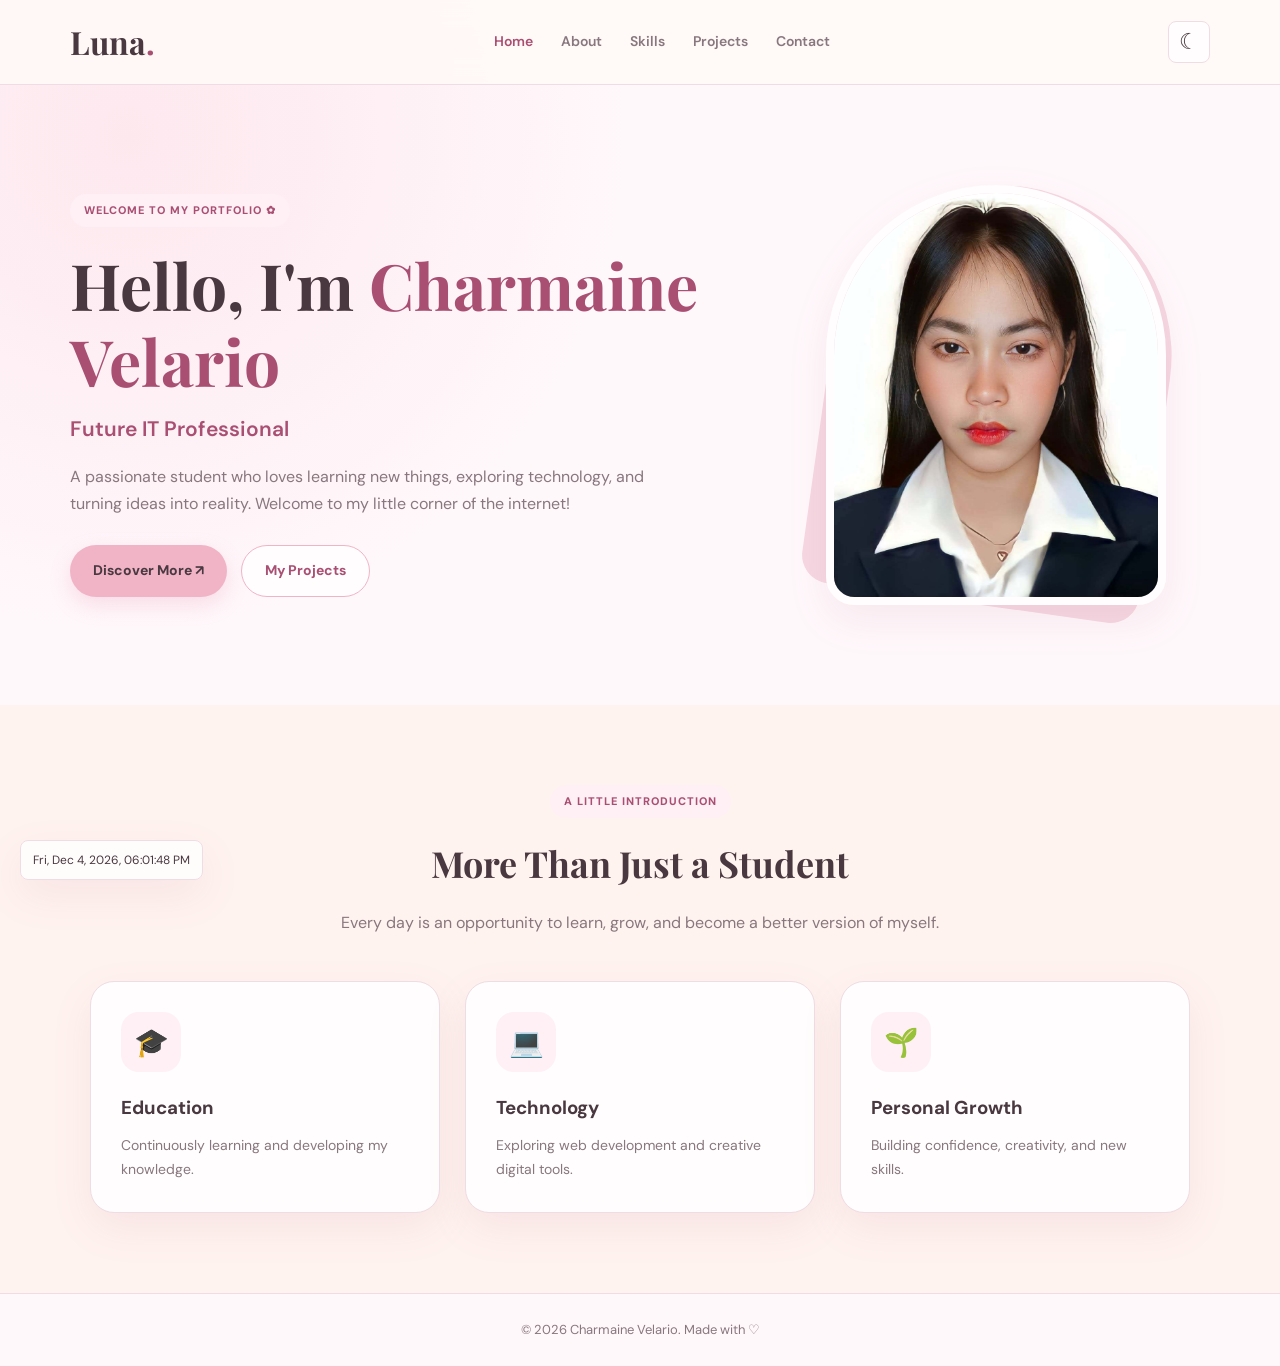
<file: index.html>
<!DOCTYPE html>
<html lang="en">
<head>
    <meta charset="UTF-8">
    <meta name="viewport" content="width=device-width, initial-scale=1.0">

    <title>My Portfolio | Home</title>

    <link rel="stylesheet" href="style.css">
</head>

<body>

<header>
    <nav class="navbar">
        <a href="index.html" class="logo">Luna<span>.</span></a>

        <button class="menu-toggle" id="menuToggle" aria-label="Open menu">
            ☰
        </button>

        <div class="nav-links" id="navLinks">
            <a href="index.html" class="active">Home</a>
            <a href="about.html">About</a>
            <a href="skills.html">Skills</a>
            <a href="projects.html">Projects</a>
            <a href="contact.html">Contact</a>
        </div>
    </nav>
</header>

<main>

    <section class="hero">
        <div class="hero-content">

            <span class="tag">WELCOME TO MY PORTFOLIO ✿</span>

            <h1>Hello, I'm <span>Charmaine Velario</span></h1>

            <h2>Future IT Professional</h2>

            <p>
                A passionate student who loves learning new things,
                exploring technology, and turning ideas into reality.
                Welcome to my little corner of the internet!
            </p>

            <div class="hero-buttons">
                <a href="about.html" class="btn primary">Discover More ↗</a>
                <a href="projects.html" class="btn secondary">My Projects</a>
            </div>

        </div>

        <div class="hero-image">
            <div class="image-decoration"></div>

            <img
                src="efc340d7-7536-41b8-a434-88b79a1b7348.jpg"
                alt="My profile picture"
                onerror="this.style.display='none'; document.getElementById('placeholder').style.display='grid';"
            >

            <div id="placeholder" class="placeholder">YOUR<br>PHOTO</div>

        </div>
    </section>

    <section class="welcome-section">
        <div class="section-heading">
            <span class="tag">A LITTLE INTRODUCTION</span>
            <h2>More Than Just a Student</h2>
            <p>
                Every day is an opportunity to learn, grow,
                and become a better version of myself.
            </p>
        </div>

        <div class="feature-grid">

            <article class="feature-card">
                <div class="feature-icon">🎓</div>
                <h3>Education</h3>
                <p>Continuously learning and developing my knowledge.</p>
            </article>

            <article class="feature-card">
                <div class="feature-icon">💻</div>
                <h3>Technology</h3>
                <p>Exploring web development and creative digital tools.</p>
            </article>

            <article class="feature-card">
                <div class="feature-icon">🌱</div>
                <h3>Personal Growth</h3>
                <p>Building confidence, creativity, and new skills.</p>
            </article>

        </div>
    </section>

</main>

<footer>
    <p>© <span id="year"></span> Charmaine Velario. Made with ♡</p>
</footer>

<script src="script.js"></script>

</body>
</html>
</file>
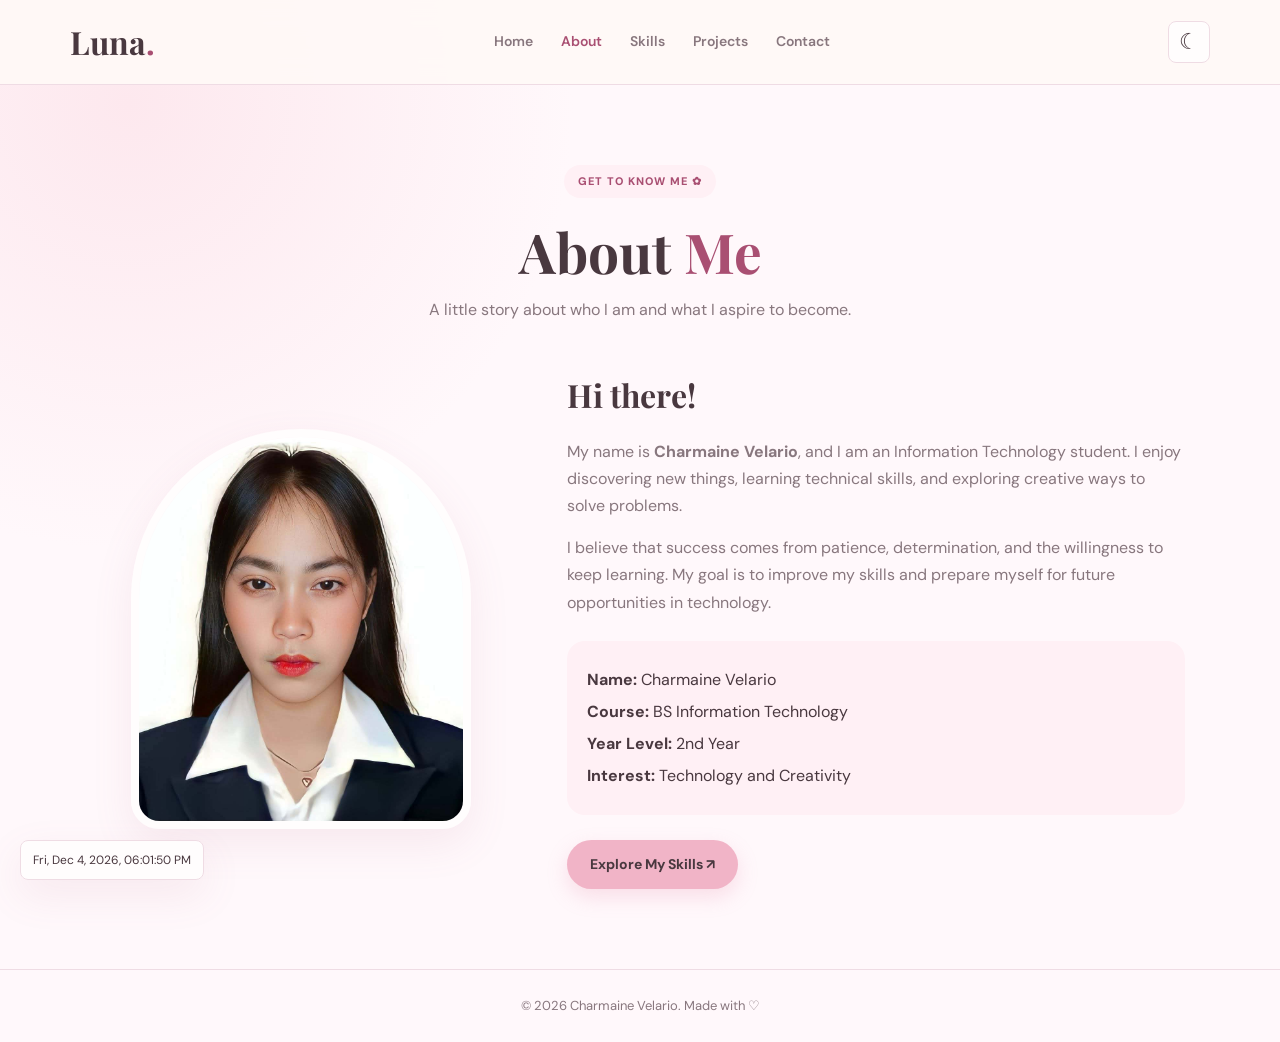
<file: about.html>
<!DOCTYPE html>
<html lang="en">
<head>
    <meta charset="UTF-8">
    <meta name="viewport" content="width=device-width, initial-scale=1.0">
    <title>About Me | My Portfolio</title>
    <link rel="stylesheet" href="style.css">
</head>

<body>

<header>
    <nav class="navbar">
        <a href="index.html" class="logo">Luna<span>.</span></a>

        <button class="menu-toggle" id="menuToggle" aria-label="Open menu">
            ☰
        </button>

        <div class="nav-links" id="navLinks">
            <a href="index.html">Home</a>
            <a href="about.html" class="active">About</a>
            <a href="skills.html">Skills</a>
            <a href="projects.html">Projects</a>
            <a href="contact.html">Contact</a>
        </div>
    </nav>
</header>

<main class="page-container">

    <section class="page-heading">
        <span class="tag">GET TO KNOW ME ✿</span>
        <h1>About <span>Me</span></h1>
        <p>A little story about who I am and what I aspire to become.</p>
    </section>

    <section class="about-layout">

        <div class="about-image">
            <img src="efc340d7-7536-41b8-a434-88b79a1b7348.jpg" alt="My profile picture">
        </div>

        <div class="about-content">
            <h2>Hi there!</h2>

            <p>
                My name is <strong>Charmaine Velario</strong>, and I am an
                Information Technology student. I enjoy discovering
                new things, learning technical skills, and exploring
                creative ways to solve problems.
            </p>

            <p>
                I believe that success comes from patience,
                determination, and the willingness to keep learning.
                My goal is to improve my skills and prepare myself
                for future opportunities in technology.
            </p>

            <div class="personal-details">
                <p><strong>Name:</strong> Charmaine Velario</p>
                <p><strong>Course:</strong> BS Information Technology</p>
                <p><strong>Year Level:</strong> 2nd Year</p>
                <p><strong>Interest:</strong> Technology and Creativity</p>
            </div>

            <a href="skills.html" class="btn primary">Explore My Skills ↗</a>
        </div>

    </section>

</main>

<footer>
    <p>© <span id="year"></span> Charmaine Velario. Made with ♡</p>
</footer>

<script src="script.js"></script>

</body>
</html>
</file>
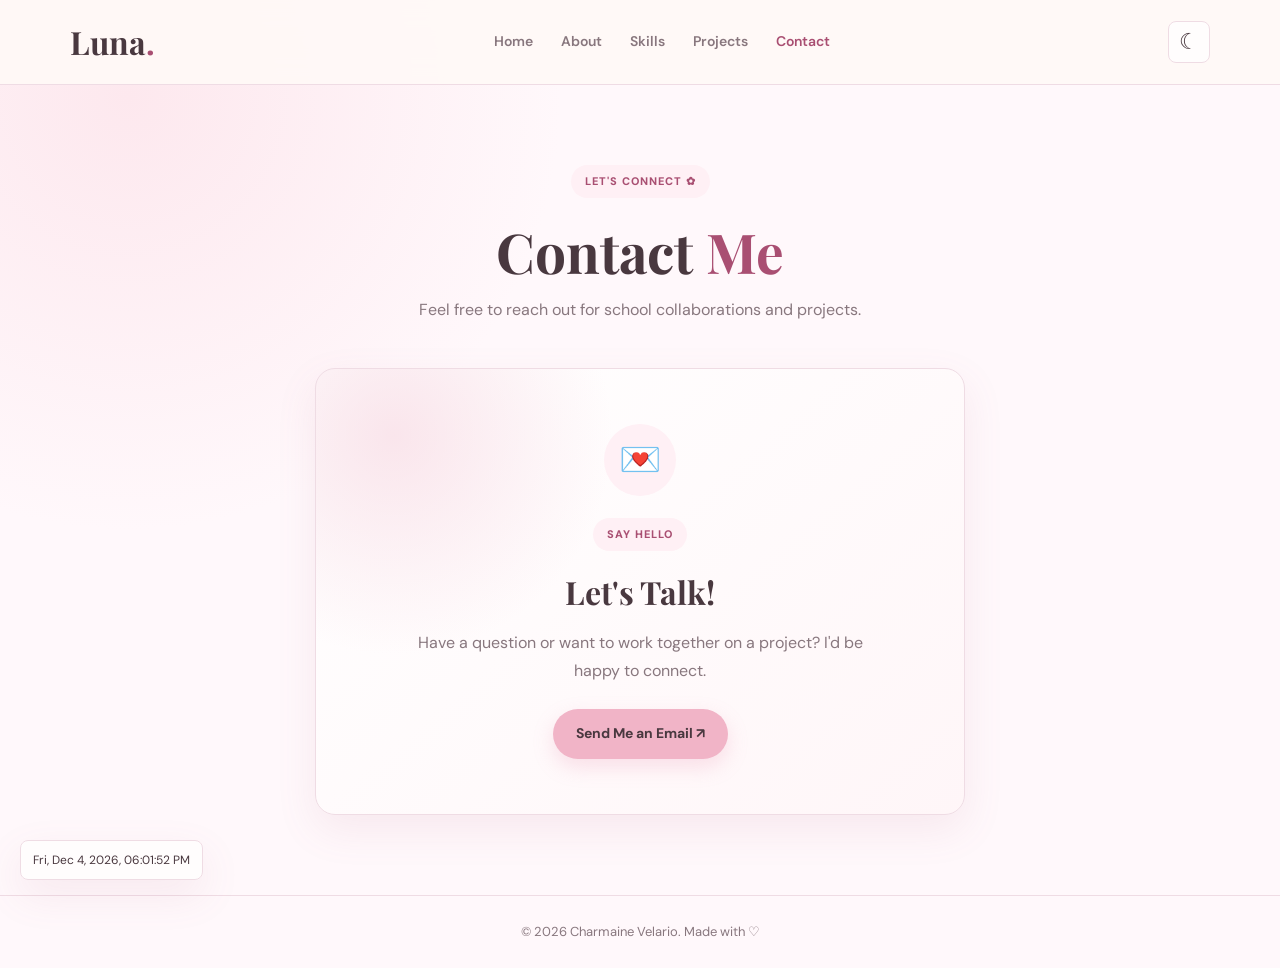
<file: contact.html>
<!DOCTYPE html>
<html lang="en">
<head>
    <meta charset="UTF-8">
    <meta name="viewport" content="width=device-width, initial-scale=1.0">
    <title>Contact Me | Portfolio</title>
    <link rel="stylesheet" href="style.css">
</head>

<body>

<header>
    <nav class="navbar">
        <a href="index.html" class="logo">Luna<span>.</span></a>

        <button class="menu-toggle" id="menuToggle" aria-label="Open menu">
            ☰
        </button>

        <div class="nav-links" id="navLinks">
            <a href="index.html">Home</a>
            <a href="about.html">About</a>
            <a href="skills.html">Skills</a>
            <a href="projects.html">Projects</a>
            <a href="contact.html" class="active">Contact</a>
        </div>
    </nav>
</header>

<main class="page-container">

    <section class="page-heading">
        <span class="tag">LET'S CONNECT ✿</span>
        <h1>Contact <span>Me</span></h1>
        <p>Feel free to reach out for school collaborations and projects.</p>
    </section>

    <section class="contact-card">

        <div class="contact-icon" aria-hidden="true">💌</div>

        <span class="tag">SAY HELLO</span>
        <h2>Let's Talk!</h2>

        <p>
            Have a question or want to work together on a project?
            I'd be happy to connect.
        </p>


        <a class="btn primary" href="email.html">
            Send Me an Email ↗
        </a>


    </section>

</main>

<footer>
    <p>© <span id="year"></span> Charmaine Velario. Made with ♡</p>
</footer>

<script src="script.js"></script>

</body>
</html>
</file>
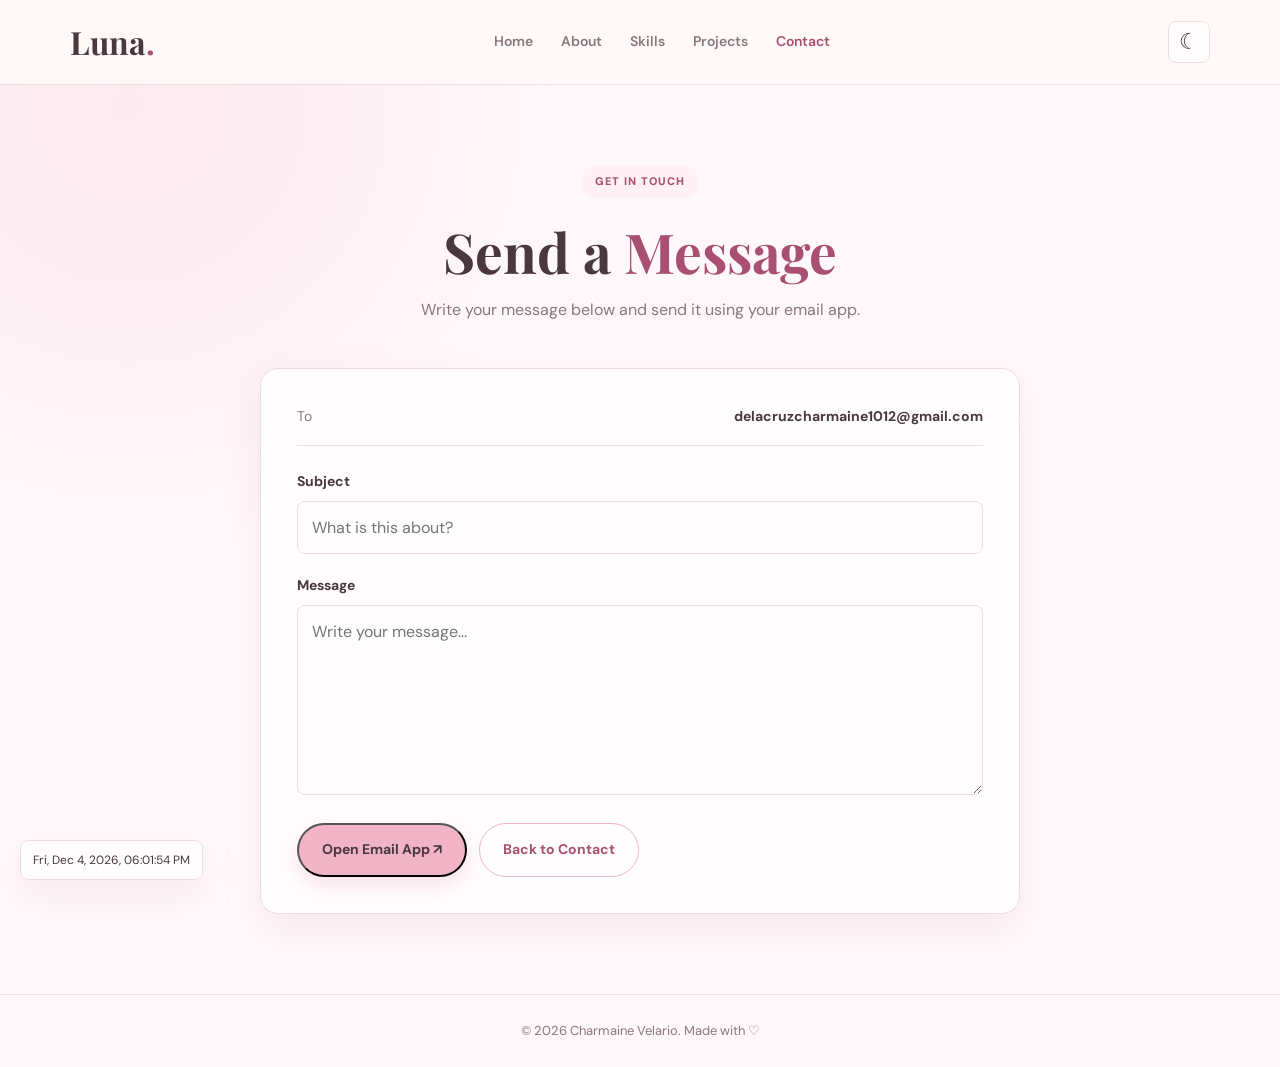
<file: email.html>
<!DOCTYPE html>
<html lang="en">
<head>
    <meta charset="UTF-8">
    <meta name="viewport" content="width=device-width, initial-scale=1.0">
    <title>Send an Email | Portfolio</title>
    <link rel="stylesheet" href="style.css">
</head>

<body>

<header>
    <nav class="navbar">
        <a href="index.html" class="logo">Luna<span>.</span></a>

        <button class="menu-toggle" id="menuToggle" aria-label="Open menu">
            ☰
        </button>

        <div class="nav-links" id="navLinks">
            <a href="index.html">Home</a>
            <a href="about.html">About</a>
            <a href="skills.html">Skills</a>
            <a href="projects.html">Projects</a>
            <a href="contact.html" class="active">Contact</a>
        </div>
    </nav>
</header>

<main class="page-container">
    <section class="page-heading">
        <span class="tag">GET IN TOUCH</span>
        <h1>Send a <span>Message</span></h1>
        <p>Write your message below and send it using your email app.</p>
    </section>

    <section class="email-form-card">
        <p class="email-recipient">
            <span>To</span>
            <strong>delacruzcharmaine1012@gmail.com</strong>
        </p>

        <form class="email-form" id="emailForm">
            <div>
                <label for="emailSubject">Subject</label>
                <input id="emailSubject" name="subject" type="text" maxlength="120" placeholder="What is this about?" required>
            </div>

            <div>
                <label for="emailMessage">Message</label>
                <textarea id="emailMessage" name="message" placeholder="Write your message..." required></textarea>
            </div>

            <div class="email-form-actions">
                <button class="btn primary" type="submit">Open Email App ↗</button>
                <a class="btn secondary" href="contact.html">Back to Contact</a>
            </div>
        </form>
    </section>
</main>

<footer>
    <p>© <span id="year"></span> Charmaine Velario. Made with ♡</p>
</footer>

<script src="script.js"></script>

</body>
</html>
</file>
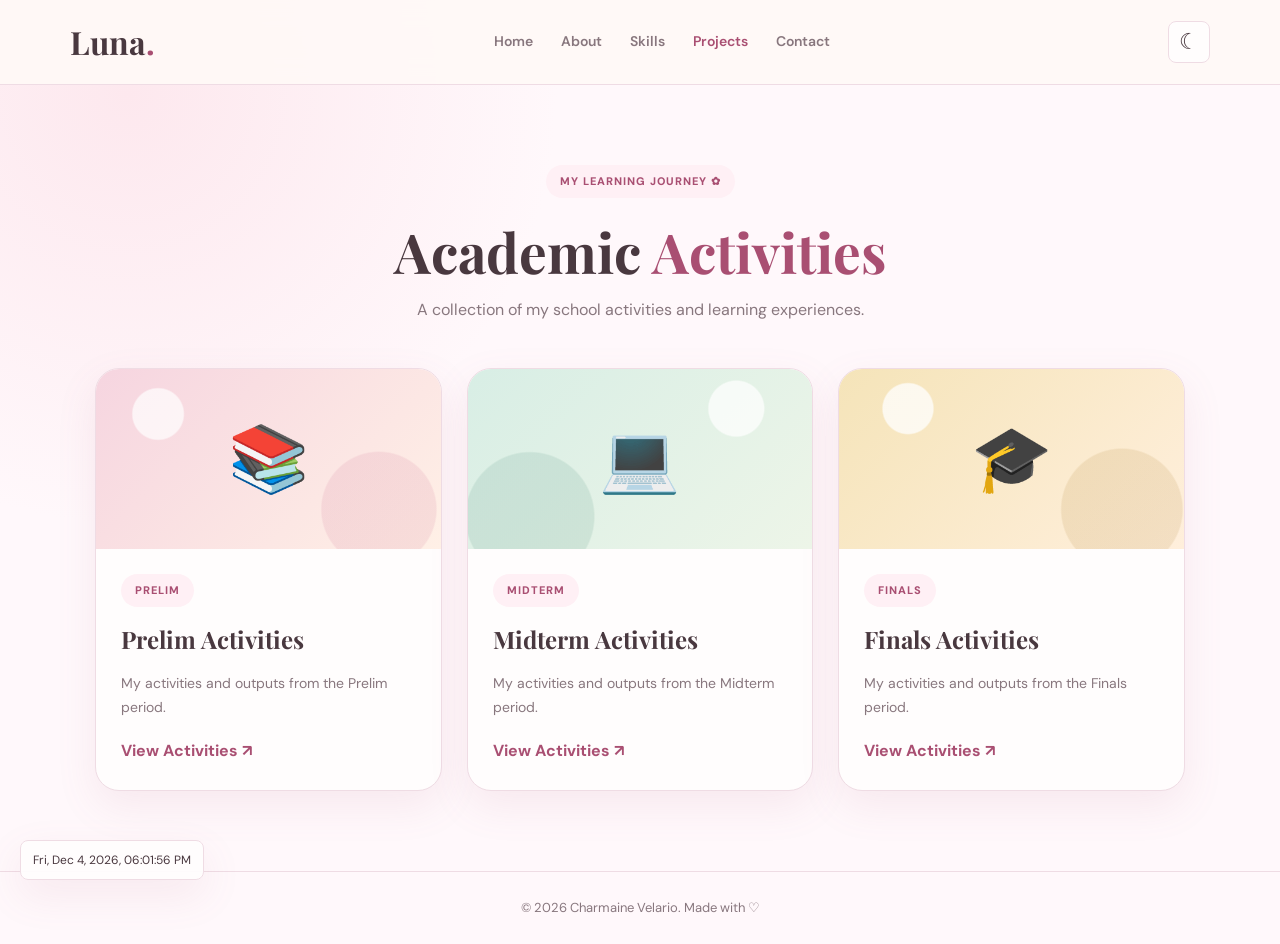
<file: projects.html>
<!DOCTYPE html>
<html lang="en">
<head>
    <meta charset="UTF-8">
    <meta name="viewport" content="width=device-width, initial-scale=1.0">
    <title>Academic Activities | Portfolio</title>
    <link rel="stylesheet" href="style.css">
</head>

<body>

<header>
    <nav class="navbar">
        <a href="index.html" class="logo">Luna<span>.</span></a>

        <button class="menu-toggle" id="menuToggle" aria-label="Open menu">
            ☰
        </button>

        <div class="nav-links" id="navLinks">
            <a href="index.html">Home</a>
            <a href="about.html">About</a>
            <a href="skills.html">Skills</a>
            <a href="projects.html" class="active">Projects</a>
            <a href="contact.html">Contact</a>
        </div>
    </nav>
</header>

<main class="page-container">

    <section class="page-heading">
        <span class="tag">MY LEARNING JOURNEY ✿</span>
        <h1>Academic <span>Activities</span></h1>
        <p>A collection of my school activities and learning experiences.</p>
    </section>

    <section class="projects-grid">

        <article class="project-card">
            <a href="https://delacruzcharmaine1012-byte.github.io/Media-Source-/" class="project-card-link">
                <div class="project-art art-one">📚</div>
                <div class="project-info">
                    <span class="tag">PRELIM</span>
                    <h2>Prelim Activities</h2>
                    <p>My activities and outputs from the Prelim period.</p>
                    <span class="project-link">View Activities ↗</span>
                </div>
            </a>
        </article>

        <article class="project-card">
            <a href="https://delacruzcharmaine1012-byte.github.io/The-Beautiful-Stories/" class="project-card-link">
                <div class="project-art art-two">💻</div>
                <div class="project-info">
                    <span class="tag">MIDTERM</span>
                    <h2>Midterm Activities</h2>
                    <p>My activities and outputs from the Midterm period.</p>
                    <span class="project-link">View Activities ↗</span>
                </div>
            </a>
        </article>

        <article class="project-card">
            <a href="https://delacruzcharmaine1012-byte.github.io/Teacher-s-Month/" class="project-card-link">
                <div class="project-art art-three">🎓</div>
                <div class="project-info">
                    <span class="tag">FINALS</span>
                    <h2>Finals Activities</h2>
                    <p>My activities and outputs from the Finals period.</p>
                    <span class="project-link">View Activities ↗</span>
                </div>
            </a>
        </article>

    </section>

</main>

<footer>
    <p>© <span id="year"></span> Charmaine Velario. Made with ♡</p>
</footer>

<script src="script.js"></script>

</body>
</html>
</file>
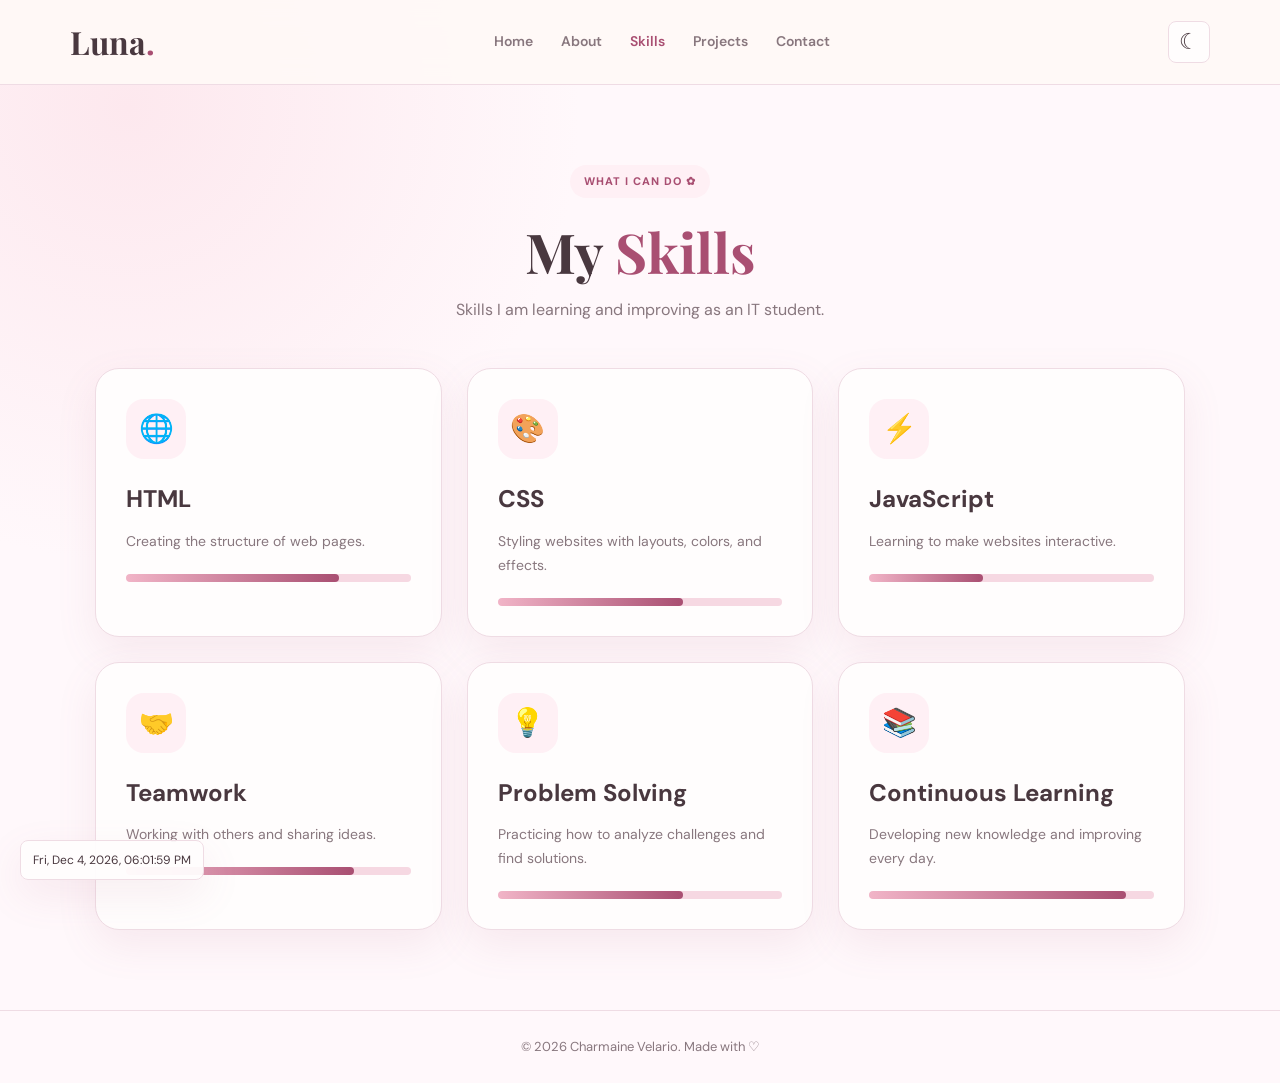
<file: skills.html>
<!DOCTYPE html>
<html lang="en">
<head>
    <meta charset="UTF-8">
    <meta name="viewport" content="width=device-width, initial-scale=1.0">
    <title>My Skills | Portfolio</title>
    <link rel="stylesheet" href="style.css">
</head>

<body>

<header>
    <nav class="navbar">
        <a href="index.html" class="logo">Luna<span>.</span></a>

        <button class="menu-toggle" id="menuToggle" aria-label="Open menu">
            ☰
        </button>

        <div class="nav-links" id="navLinks">
            <a href="index.html">Home</a>
            <a href="about.html">About</a>
            <a href="skills.html" class="active">Skills</a>
            <a href="projects.html">Projects</a>
            <a href="contact.html">Contact</a>
        </div>
    </nav>
</header>

<main class="page-container">

    <section class="page-heading">
        <span class="tag">WHAT I CAN DO ✿</span>
        <h1>My <span>Skills</span></h1>
        <p>Skills I am learning and improving as an IT student.</p>
    </section>

    <section class="skills-grid">

        <article class="skill-card">
            <div class="feature-icon">🌐</div>
            <h2>HTML</h2>
            <p>Creating the structure of web pages.</p>
            <div class="skill-bar"><span style="width:75%"></span></div>
        </article>

        <article class="skill-card">
            <div class="feature-icon">🎨</div>
            <h2>CSS</h2>
            <p>Styling websites with layouts, colors, and effects.</p>
            <div class="skill-bar"><span style="width:65%"></span></div>
        </article>

        <article class="skill-card">
            <div class="feature-icon">⚡</div>
            <h2>JavaScript</h2>
            <p>Learning to make websites interactive.</p>
            <div class="skill-bar"><span style="width:40%"></span></div>
        </article>

        <article class="skill-card">
            <div class="feature-icon">🤝</div>
            <h2>Teamwork</h2>
            <p>Working with others and sharing ideas.</p>
            <div class="skill-bar"><span style="width:80%"></span></div>
        </article>

        <article class="skill-card">
            <div class="feature-icon">💡</div>
            <h2>Problem Solving</h2>
            <p>Practicing how to analyze challenges and find solutions.</p>
            <div class="skill-bar"><span style="width:65%"></span></div>
        </article>

        <article class="skill-card">
            <div class="feature-icon">📚</div>
            <h2>Continuous Learning</h2>
            <p>Developing new knowledge and improving every day.</p>
            <div class="skill-bar"><span style="width:90%"></span></div>
        </article>

    </section>

</main>

<footer>
    <p>© <span id="year"></span> Charmaine Velario. Made with ♡</p>
</footer>

<script src="script.js"></script>

</body>
</html>
</file>
<file: style.css>
@import url('https://fonts.googleapis.com/css2?family=DM+Sans:wght@400;500;600;700&family=Playfair+Display:wght@500;600;700&display=swap');

:root {
    --bg: #fff8fb;
    --surface: #fffdfd;
    --surface-highlight: #fff2f6;
    --text: #49383f;
    --muted: #88777e;
    --pink: #f1b4c7;
    --pink-dark: #a94f72;
    --rose: #f6d8e2;
    --cream: #fff0f5;
    --border: #efdce4;
    --shadow: 0 15px 40px rgba(174, 102, 130, 0.10);
}

:root[data-theme="dark"] {
    color-scheme: dark;
    --bg: #211d21;
    --surface: #2d282d;
    --surface-highlight: #342c32;
    --text: #f5edf1;
    --muted: #c4b5bc;
    --pink: #e99fba;
    --pink-dark: #efa6c0;
    --rose: #513b47;
    --cream: #3b3037;
    --border: #51414b;
    --shadow: 0 15px 40px rgba(0, 0, 0, 0.28);
}

* {
    margin: 0;
    padding: 0;
    box-sizing: border-box;
}

html {
    scroll-behavior: smooth;
}

body {
    font-family: 'DM Sans', sans-serif;
    background:
        radial-gradient(circle at 10% 10%, #fde8ee, transparent 30%),
        var(--bg);
    color: var(--text);
    line-height: 1.7;
    min-height: 100vh;
}

:root[data-theme="dark"] body {
    background:
        radial-gradient(circle at 10% 10%, rgba(124, 71, 91, 0.24), transparent 30%),
        var(--bg);
}

a {
    text-decoration: none;
    color: inherit;
}

button {
    font: inherit;
}

header {
    position: sticky;
    top: 0;
    z-index: 1000;
    background: rgba(255, 249, 247, 0.92);
    backdrop-filter: blur(15px);
    border-bottom: 1px solid var(--border);
}

:root[data-theme="dark"] header {
    background: rgba(33, 29, 33, 0.94);
}

.navbar {
    max-width: 1200px;
    min-height: 78px;
    margin: auto;
    padding: 15px 30px;
    display: flex;
    align-items: center;
    justify-content: space-between;
    position: relative;
}

.logo {
    font-family: 'Playfair Display', serif;
    font-size: 32px;
    font-weight: 700;
}

.logo span,
h1 span,
.page-heading h1 span {
    color: var(--pink-dark);
}

.nav-links {
    display: flex;
    align-items: center;
    gap: 28px;
}

.nav-links a {
    color: var(--muted);
    font-size: 14px;
    font-weight: 600;
    transition: 0.25s;
}

.nav-links a:hover,
.nav-links a.active {
    color: var(--pink-dark);
}

.menu-toggle {
    display: none;
    background: var(--surface);
    color: var(--text);
    border: 1px solid var(--border);
    border-radius: 10px;
    padding: 7px 12px;
    cursor: pointer;
    font-size: 23px;
}

.theme-toggle {
    width: 42px;
    height: 42px;
    flex: 0 0 auto;
    display: grid;
    place-items: center;
    color: var(--text);
    background: var(--surface);
    border: 1px solid var(--border);
    border-radius: 8px;
    font-size: 22px;
    cursor: pointer;
    transition: background 0.2s ease, color 0.2s ease, transform 0.2s ease;
}

.theme-toggle:hover {
    color: var(--pink-dark);
    transform: translateY(-2px);
}

.theme-toggle:focus-visible {
    outline: 3px solid var(--pink);
    outline-offset: 3px;
}

.hero {
    max-width: 1200px;
    min-height: 620px;
    margin: auto;
    padding: 80px 30px;
    display: grid;
    grid-template-columns: 1.2fr 0.8fr;
    align-items: center;
    gap: 70px;
}

.tag {
    display: inline-block;
    background: var(--cream);
    color: var(--pink-dark);
    padding: 7px 14px;
    border-radius: 50px;
    font-size: 11px;
    font-weight: 800;
    letter-spacing: 1px;
}

.hero h1,
.page-heading h1 {
    font-family: 'Playfair Display', serif;
    font-size: clamp(38px, 5vw, 64px);
    line-height: 1.2;
    margin: 20px 0 12px;
}

.hero h2 {
    color: var(--pink-dark);
    font-size: 21px;
    font-weight: 600;
    margin-bottom: 15px;
}

.hero-content > p {
    max-width: 600px;
    color: var(--muted);
}

.hero-buttons {
    display: flex;
    flex-wrap: wrap;
    gap: 14px;
    margin-top: 28px;
}

.btn {
    display: inline-flex;
    align-items: center;
    justify-content: center;
    padding: 13px 23px;
    border-radius: 50px;
    font-size: 14px;
    font-weight: 700;
    transition: 0.25s ease;
    cursor: pointer;
}

.btn:hover {
    transform: translateY(-3px);
}

.primary {
    background: var(--pink);
    color: var(--text);
    box-shadow: 0 8px 20px rgba(233, 143, 174, 0.25);
}

.primary:hover {
    background: var(--pink-dark);
    color: white;
}

.secondary {
    border: 1px solid var(--pink);
    color: var(--pink-dark);
    background: var(--surface);
}

.hero-image {
    min-height: 400px;
    display: grid;
    place-items: center;
    position: relative;
}

.hero-image > img,
.about-image img {
    position: relative;
    z-index: 1;
    width: min(100%, 340px);
    height: 420px;
    object-fit: cover;
    border-radius: 180px 180px 30px 30px;
    border: 8px solid var(--surface);
    box-shadow: var(--shadow);
}

.image-decoration {
    position: absolute;
    width: 340px;
    height: 420px;
    background: var(--rose);
    border-radius: 180px 180px 30px 30px;
    transform: rotate(8deg);
}

.placeholder {
    display: none;
    place-items: center;
    position: relative;
    z-index: 1;
    width: 300px;
    height: 370px;
    border: 8px solid var(--surface);
    border-radius: 180px 180px 30px 30px;
    background: var(--rose);
    color: var(--pink-dark);
    font-family: 'Playfair Display', serif;
    font-size: 30px;
    text-align: center;
}

.welcome-section {
    padding: 80px 30px;
    background: rgba(255, 240, 230, 0.55);
}

.section-heading,
.page-heading {
    text-align: center;
    max-width: 700px;
    margin: 0 auto 45px;
}

.section-heading h2 {
    font-family: 'Playfair Display', serif;
    font-size: 36px;
    margin: 15px 0;
}

.section-heading p,
.page-heading p {
    color: var(--muted);
}

.feature-grid,
.skills-grid,
.projects-grid {
    max-width: 1100px;
    margin: auto;
    display: grid;
    grid-template-columns: repeat(3, 1fr);
    gap: 25px;
}

.feature-card,
.skill-card,
.project-card {
    background: var(--surface);
    padding: 30px;
    border: 1px solid var(--border);
    border-radius: 24px;
    box-shadow: var(--shadow);
    transition: 0.3s ease;
}

.feature-card:hover,
.skill-card:hover,
.project-card:hover {
    transform: translateY(-7px);
    box-shadow: 0 20px 40px rgba(174, 102, 130, 0.15);
}

.feature-icon {
    width: 60px;
    height: 60px;
    display: grid;
    place-items: center;
    border-radius: 18px;
    background: var(--cream);
    font-size: 28px;
    margin-bottom: 20px;
}

.feature-card h3,
.skill-card h2 {
    margin-bottom: 10px;
}

.feature-card p,
.skill-card p,
.project-info p {
    color: var(--muted);
    font-size: 14px;
}

.page-container {
    max-width: 1150px;
    min-height: 70vh;
    margin: auto;
    padding: 80px 30px;
}

.page-heading h1 {
    font-size: clamp(38px, 5vw, 55px);
}

.about-layout {
    display: grid;
    grid-template-columns: 0.8fr 1.2fr;
    align-items: center;
    gap: 60px;
}

.about-image {
    display: grid;
    place-items: center;
}

.about-image img {
    height: 400px;
}

.about-content h2 {
    font-family: 'Playfair Display', serif;
    font-size: 32px;
    margin-bottom: 15px;
}

.about-content > p {
    color: var(--muted);
    margin-bottom: 15px;
}

.personal-details {
    margin: 25px 0;
    padding: 20px;
    background: var(--cream);
    border-radius: 18px;
}

.personal-details p {
    margin: 5px 0;
}

.skill-bar {
    height: 8px;
    margin-top: 20px;
    background: var(--rose);
    border-radius: 50px;
    overflow: hidden;
}

.skill-bar span {
    display: block;
    height: 100%;
    background: linear-gradient(90deg, var(--pink), var(--pink-dark));
    border-radius: 50px;
}

.project-card {
    padding: 0;
    overflow: hidden;
}

.project-art {
    min-height: 180px;
    display: grid;
    place-items: center;
    font-size: 65px;
    position: relative;
}

.art-one {
    background:
        radial-gradient(circle at 18% 25%, rgba(255, 255, 255, 0.7) 0 8%, transparent 8.5%),
        radial-gradient(circle at 82% 78%, rgba(206, 110, 146, 0.14) 0 18%, transparent 18.5%),
        linear-gradient(135deg, #f6d5e0, #fff0e6);
}

.art-two {
    background:
        radial-gradient(circle at 78% 22%, rgba(255, 255, 255, 0.72) 0 9%, transparent 9.5%),
        radial-gradient(circle at 18% 82%, rgba(72, 139, 119, 0.14) 0 20%, transparent 20.5%),
        linear-gradient(135deg, #d8eee5, #edf5e8);
}

.art-three {
    background:
        radial-gradient(circle at 20% 22%, rgba(255, 255, 255, 0.75) 0 8%, transparent 8.5%),
        radial-gradient(circle at 82% 78%, rgba(173, 127, 47, 0.14) 0 19%, transparent 19.5%),
        linear-gradient(135deg, #f5e4b9, #ffefdc);
}

.project-info {
    padding: 25px;
}

.project-info h2 {
    font-family: 'Playfair Display', serif;
    margin: 12px 0;
}

.project-link {
    display: inline-block;
    color: var(--pink-dark);
    font-weight: 700;
    margin-top: 18px;
}

.contact-card {
    max-width: 650px;
    margin: auto;
    padding: 55px 35px;
    text-align: center;
    background:
        radial-gradient(circle at 12% 15%, rgba(247, 216, 226, 0.65), transparent 32%),
        linear-gradient(140deg, #ffffff, #fff6f8);
    border: 1px solid var(--border);
    border-radius: 20px;
    box-shadow: var(--shadow);
}

:root[data-theme="dark"] .contact-card {
    background:
        radial-gradient(circle at 12% 15%, rgba(233, 159, 186, 0.1), transparent 32%),
        linear-gradient(140deg, var(--surface), var(--surface-highlight));
}

.contact-icon {
    width: 72px;
    height: 72px;
    display: grid;
    place-items: center;
    margin: 0 auto 22px;
    border-radius: 50%;
    background: var(--cream);
    font-size: 34px;
}

.contact-card h2 {
    font-family: 'Playfair Display', serif;
    font-size: 32px;
    margin: 14px 0 10px;
}

.contact-card > p {
    max-width: 450px;
    margin: 0 auto 25px;
    color: var(--muted);
}

.contact-card .contact-email {
    color: var(--pink-dark);
    font-weight: 700;
    overflow-wrap: anywhere;
}

.contact-card .contact-phone a {
    color: var(--pink-dark);
    font-weight: 700;
    text-decoration: underline;
    text-underline-offset: 3px;
}

.contact-note {
    font-size: 12px;
}

.email-form-card {
    max-width: 760px;
    margin: auto;
    padding: 36px;
    background: var(--surface);
    border: 1px solid var(--border);
    border-radius: 18px;
    box-shadow: var(--shadow);
}

.email-recipient {
    display: flex;
    justify-content: space-between;
    gap: 16px;
    padding-bottom: 16px;
    margin-bottom: 24px;
    border-bottom: 1px solid var(--border);
    color: var(--muted);
    font-size: 14px;
}

.email-recipient strong {
    color: var(--text);
    overflow-wrap: anywhere;
}

.email-form {
    display: grid;
    gap: 20px;
}

.email-form label {
    display: block;
    margin-bottom: 7px;
    font-size: 14px;
    font-weight: 700;
}

.email-form input,
.email-form textarea {
    width: 100%;
    padding: 12px 14px;
    color: var(--text);
    background: var(--surface);
    border: 1px solid var(--border);
    border-radius: 8px;
    font: inherit;
}

.email-form textarea {
    min-height: 190px;
    resize: vertical;
}

.email-form input:focus,
.email-form textarea:focus {
    outline: 3px solid rgba(233, 143, 174, 0.2);
    border-color: var(--pink-dark);
}

.email-form-actions {
    display: flex;
    flex-wrap: wrap;
    gap: 12px;
}

footer {
    padding: 25px;
    text-align: center;
    color: var(--muted);
    border-top: 1px solid var(--border);
    font-size: 13px;
}

.current-date-time {
    position: fixed;
    left: 20px;
    bottom: 20px;
    z-index: 900;
    padding: 9px 12px;
    color: var(--text);
    background: color-mix(in srgb, var(--surface) 94%, transparent);
    border: 1px solid var(--border);
    border-radius: 8px;
    box-shadow: var(--shadow);
    font-size: 12px;
    font-variant-numeric: tabular-nums;
}

.back-to-top {
    position: fixed;
    right: 20px;
    bottom: 20px;
    z-index: 900;
    width: 46px;
    height: 46px;
    display: grid;
    place-items: center;
    color: white;
    background: var(--pink-dark);
    border: 0;
    border-radius: 8px;
    box-shadow: var(--shadow);
    font-size: 24px;
    cursor: pointer;
    opacity: 0;
    visibility: hidden;
    transform: translateY(8px);
    transition: opacity 0.2s ease, transform 0.2s ease, visibility 0.2s ease;
}

.back-to-top.is-visible {
    opacity: 1;
    visibility: visible;
    transform: translateY(0);
}

.back-to-top:hover {
    background: var(--text);
}

.back-to-top:focus-visible {
    outline: 3px solid var(--pink);
    outline-offset: 3px;
}

:root[data-theme="dark"] .primary,
:root[data-theme="dark"] .back-to-top {
    color: #35251e;
}

:root[data-theme="dark"] .primary:hover {
    color: #35251e;
}

@media (max-width: 800px) {

    .navbar {
        padding: 15px 20px;
    }

    .menu-toggle {
        display: block;
    }

    .theme-toggle {
        margin-left: auto;
    }

    .nav-links {
        display: none;
        position: absolute;
        top: 75px;
        left: 20px;
        right: 20px;
        padding: 20px;
        background: var(--surface);
        border: 1px solid var(--border);
        border-radius: 20px;
        box-shadow: var(--shadow);
        flex-direction: column;
        align-items: stretch;
        gap: 15px;
    }

    .nav-links.show {
        display: flex;
    }

    .hero {
        grid-template-columns: 1fr;
        padding: 55px 25px;
        gap: 30px;
    }

    .hero-image {
        min-height: 350px;
    }

    .hero-image > img,
    .image-decoration {
        width: 270px;
        height: 340px;
    }

    .placeholder {
        width: 250px;
        height: 320px;
    }

    .feature-grid,
    .skills-grid,
    .projects-grid {
        grid-template-columns: 1fr;
    }

    .about-layout {
        grid-template-columns: 1fr;
        gap: 35px;
    }

    .about-image img {
        height: 340px;
    }

    .page-container {
        padding: 55px 20px;
    }

    .email-form-card {
        padding: 25px 20px;
    }

    .email-form-actions .btn {
        width: 100%;
    }

    .current-date-time {
        left: 12px;
        bottom: 14px;
        padding: 8px 9px;
        font-size: 10px;
    }

    .back-to-top {
        right: 12px;
        bottom: 12px;
        width: 42px;
        height: 42px;
    }
}
</file>
